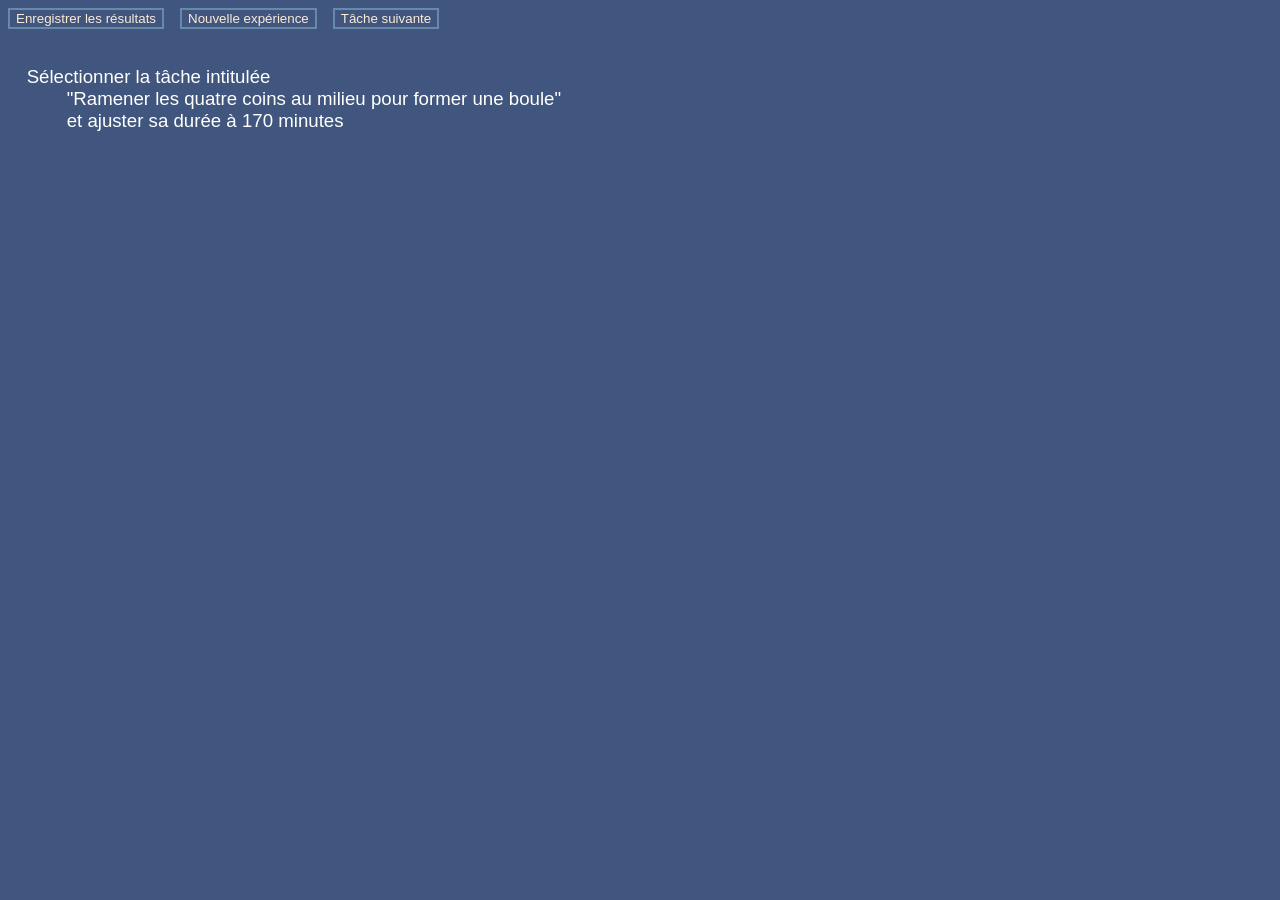
<file: iconique-main/ProtoUserTest/index.htm>
<!doctype html>
<html>

<head>
  <meta charset="UTF-8">

  <style>
    body {
      font-family: calibri, sans-serif;
      background: #41567E;
      color: #FFFFFE;
    }

    #msg {
      padding: 1em;
      font-size: 14pt;
    }

    #controls {
      display: flex;
      gap: 1em;
    }

    button {
      border: 2px solid #6789ac;
      background: #41567E;
      color: antiquewhite;
      cursor: pointer;
    }
  </style>
  <title>Todo Exp</title>
</head>

<body>
  <div id="main">
    <div id="controls"></div>
    <div id="msg"></div>
  </div>


  <script type="text/javascript" src="data/todo.js"></script>
  <script type="text/javascript" src="js/Test.js"></script>
  <script type="text/javascript">
    window.onload = function () {
      const viewer = new Viewer();
    };
  </script>


</body>

</html>
</file>
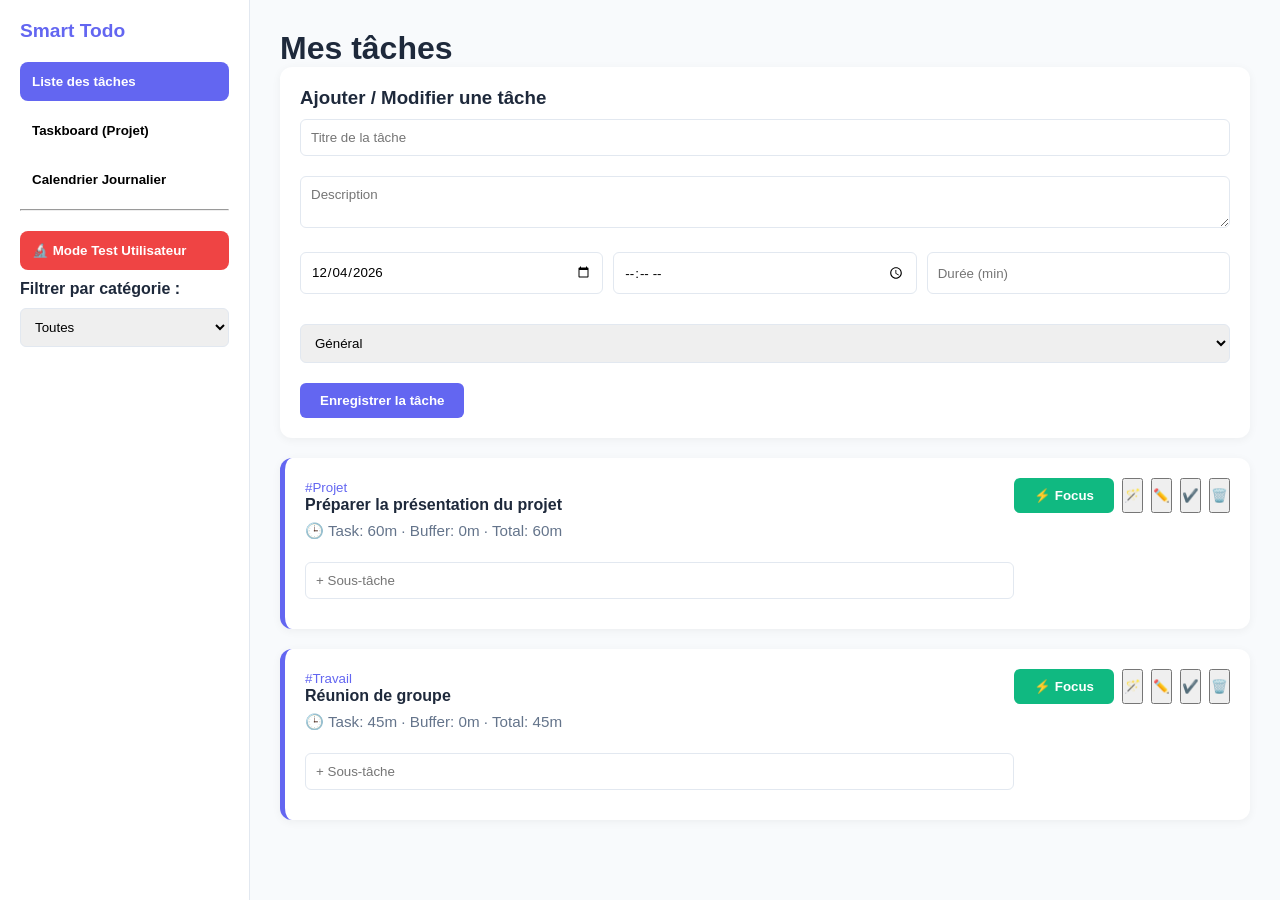
<file: iconique-main/version_A_final/index.html>
<!doctype html>
<html lang="fr">
  <head>
    <meta charset="UTF-8" />
    <meta name="viewport" content="width=device-width, initial-scale=1.0" />
    <title>Focus Planner - Prototype A (Étude Utilisateur)</title>
    <link rel="stylesheet" href="style.css" />
    <script src="data.js"></script>
  </head>
  <body>
    <aside class="sidebar">
      <h2>Smart Todo</h2>
      <button
        class="nav-btn active"
        id="btn-list"
        onclick="showView('task-list')"
      >
        Liste des tâches
      </button>
      <button class="nav-btn" id="btn-board" onclick="showView('task-board')">
        Taskboard (Projet)
      </button>
      <button class="nav-btn" id="btn-cal" onclick="showView('calendar-view')">
        Calendrier Journalier
      </button>
      <hr />
      <button class="nav-btn" style="background:#ef4444; color:white; margin-top:20px;" onclick="document.getElementById('user-test-panel').style.display='block'">
        🔬 Mode Test Utilisateur
      </button>
      <br />
      <div id="category-filter">
        <p><strong>Filtrer par catégorie :</strong></p>
        <select id="filter-cat" onchange="renderAll()">
          <option value="all">Toutes</option>
        </select>
      </div>
    </aside>

    <main class="main-content">
      <div id="task-list" class="view active">
        <h1>Mes tâches</h1>
        <div class="card">
          <h3>Ajouter / Modifier une tâche</h3>
          <input type="hidden" id="task-id" />
          <input type="text" id="task-title" placeholder="Titre de la tâche" />
          <textarea id="task-desc" placeholder="Description"></textarea>
          <div class="form-row">
            <input type="date" id="task-date" />
            <input type="time" id="task-start" />
            <input
              type="number"
              id="task-duration"
              placeholder="Durée (min)"
              min="15"
            />
          </div>
          <div class="category-group">
            <select
              id="task-cat-select"
              onchange="checkNewCategory(this.value)"
            >
              <option value="Général">Général</option>
              <option value="NEW">+ Nouvelle catégorie...</option>
            </select>
            <input
              type="text"
              id="task-cat-new"
              placeholder="Nom de la nouvelle catégorie"
              style="display: none"
            />
          </div>
          <button class="btn" onclick="saveTask()">Enregistrer la tâche</button>
        </div>
        <div id="list-container"></div>
      </div>
      <div id="calendar-view" class="view">
        <div class="calendar-header">
          <h1>Planning du jour</h1>
          <input type="date" id="calendar-date-picker" onchange="renderAll()" />
        </div>
        <div class="calendar-container" id="calendar-grid"></div>
      </div>

      <div id="task-board" class="view">
        <h1>Taskboard - Projet de groupe</h1>
        <div class="board-columns">
          <div class="board-column" id="col-todo">
            <h3>À faire</h3>
            <div class="col-content"></div>
          </div>
          <div class="board-column" id="col-inprog">
            <h3>En cours</h3>
            <div class="col-content"></div>
          </div>
          <div class="board-column" id="col-done">
            <h3>Terminé</h3>
            <div class="col-content"></div>
          </div>
        </div>
      </div>

    </main>

    <!-- Panneau Test Utilisateur -->
    <div id="user-test-panel" style="display:none;" class="test-panel">
      <div class="test-panel-header">
        <h3>🔬 Étude Utilisateur</h3>
        <button onclick="document.getElementById('user-test-panel').style.display='none'">X</button>
      </div>
      <div class="test-panel-body">
        <label>Participant ID:</label>
        <input type="text" id="test-participant" placeholder="Ex: P01">
        <label>Scénario:</label>
        <select id="test-scenario">
          <option value="Scenario 1">Scénario 1 (Création & Calendrier)</option>
          <option value="Scenario 2">Scénario 2 (Taskboard & Focus)</option>
        </select>
        <button class="btn" style="width:100%" onclick="startTest()">Démarrer Test</button>
        
        <div id="test-active-view" style="display:none; margin-top:15px; border-top:1px solid #ccc; padding-top:15px;">
            <p><strong>Chronomètre:</strong> <span id="test-timer">00:00</span></p>
            <p><strong>Clics:</strong> <span id="test-clicks">0</span></p>
            <button class="btn" onclick="addTestStep()">✔️ Marquer étape réussie</button>
            <button class="btn" style="background:#f59e0b" onclick="addTestError()">⚠️ Ajouter erreur</button>
            <textarea id="test-comment" placeholder="Commentaire observateur..."></textarea>
            <button class="btn" style="background:#ef4444" onclick="endTest(true)">🏁 Terminer (Succès)</button>
            <button class="btn" style="background:#475569" onclick="endTest(false)">❌ Terminer (Échec)</button>
        </div>
        <div style="margin-top:20px; font-size:0.8rem; color:#666;">
          <p>Scénario 1 : Créer tâche > Calendrier > Modifier durée.</p>
          <p>Scénario 2 : Taskboard > t1 générer sous-tâches > t2 ajouter prépa > t1 mode focus (simulé).</p>
        </div>
      </div>
    </div>

    <div id="focus-overlay">
      <div id="focus-curtain"></div>
      <div id="focus-handle"><span>⟷</span></div>
      <div id="focus-content">
        <h2 id="focus-task-title">Tâche en cours</h2>
        <div id="timer-display">00:00</div>
        
        <label style="color:white; display:block; margin: 10px 0;"><input type="checkbox" id="simModeCheckbox"> Mode Simulation (30 min => 30 sec)</label>

        <button
          class="btn"
          onclick="closeFocus()"
          style="z-index: 1001; position: relative"
        >
          Valider et Terminer
        </button>
      </div>
    </div>

    <script src="script.js"></script>
  </body>
</html>
</file>
<file: iconique-main/version_A_final/style.css>
:root {
  --primary: #6366f1;
  --bg: #f8fafc;
  --text: #1e293b;
  --border: #e2e8f0;
}

* {
  margin: 0;
  padding: 0;
  box-sizing: border-box;
  font-family: "Segoe UI", sans-serif;
}

body {
  background: var(--bg);
  color: var(--text);
  display: flex;
  height: 100vh;
}

/* Sidebar */
.sidebar {
  width: 250px;
  background: white;
  border-right: 1px solid var(--border);
  padding: 20px;
  flex-shrink: 0;
}
.sidebar h2 {
  margin-bottom: 20px;
  font-size: 1.2rem;
  color: var(--primary);
}
.nav-btn {
  width: 100%;
  padding: 12px;
  margin-bottom: 10px;
  border: none;
  border-radius: 8px;
  cursor: pointer;
  text-align: left;
  background: none;
  font-weight: bold;
  transition: 0.3s;
}
.nav-btn.active {
  background: var(--primary);
  color: white;
}
.nav-btn:hover:not(.active) {
  background: #f0f0f0;
}

/* Main Content */
.main-content {
  flex: 1;
  padding: 30px;
  overflow-y: auto;
}
.view {
  display: none;
}
.view.active {
  display: block;
}

/* Cards & Inputs */
.card {
  background: white;
  padding: 20px;
  border-radius: 12px;
  box-shadow: 0 2px 10px rgba(0, 0, 0, 0.05);
  margin-bottom: 20px;
}
.form-row {
  display: flex;
  gap: 10px;
}
input,
select,
textarea {
  width: 100%;
  padding: 10px;
  margin: 10px 0;
  border: 1px solid var(--border);
  border-radius: 6px;
}
.btn {
  background: var(--primary);
  color: white;
  border: none;
  padding: 10px 20px;
  border-radius: 6px;
  cursor: pointer;
  font-weight: bold;
}

/* Tâches */
.task-item {
  border-left: 5px solid var(--primary);
  display: flex;
  justify-content: space-between;
  align-items: flex-start;
}
.task-main {
  flex: 1;
  min-width: 0;
}
.task-actions {
  display: flex;
  gap: 8px;
  align-self: flex-start;
}
.done {
  opacity: 0.5;
  text-decoration: line-through;
}
.subtask-item {
  margin: 5px 0;
  font-size: 0.9rem;
}
.subtask-row {
  display: grid;
  grid-template-columns: auto 1fr auto;
  align-items: center;
  gap: 8px;
  margin: 5px 0;
}
.subtask-check {
  width: auto;
  margin: 0;
}
.subtask-text {
  min-width: 0;
}
.subtask-delete {
  border: none;
  background: none;
  cursor: pointer;
  color: #94a3b8;
  padding: 0;
}
.buffer-box {
  margin: 12px 0;
  padding: 14px;
  border: 1px solid var(--border);
  border-radius: 12px;
}
.buffer-toggle {
  background: none;
  border: none;
  padding: 0;
  cursor: pointer;
  color: #64748b;
  margin: 8px 0 12px;
  font-size: 0.95rem;
}
.buffer-toggle.open {
  margin-top: 0;
}
.buffer-summary {
  color: #64748b;
  margin-bottom: 12px;
}
.buffer-grid {
  display: flex;
  gap: 16px;
}
.buffer-grid > div {
  flex: 1;
}
.buffer-grid label {
  display: block;
  margin-bottom: 6px;
  font-weight: 600;
}
.buffer-quick-title {
  margin: 6px 0 10px;
  font-weight: 600;
}
.buffer-quick {
  display: flex;
  gap: 10px;
  flex-wrap: wrap;
}
.buffer-quick button {
  background: white;
  border: 1px solid var(--border);
  border-radius: 12px;
  padding: 10px 14px;
  cursor: pointer;
}

/* Calendrier */
.calendar-header {
  display: flex;
  justify-content: space-between;
  align-items: center;
  margin-bottom: 20px;
}
.calendar-container {
  position: relative;
  height: 1200px;
  background: white;
  border: 1px solid var(--border);
  border-radius: 8px;
}
.hour-row {
  height: 50px;
  border-bottom: 1px solid #f1f5f9;
  padding-left: 10px;
  font-size: 0.75rem;
  color: #94a3b8;
}

.task-rect {
  position: absolute;
  background: #eef2ff;
  border: 2px solid var(--primary);
  border-radius: 8px;
  color: var(--primary);
  padding: 8px;
  font-size: 0.8rem;
  cursor: move;
  overflow: hidden;
  z-index: 10;
}
.resizer {
  position: absolute;
  bottom: 0;
  left: 0;
  right: 0;
  height: 8px;
  cursor: ns-resize;
  background: rgba(99, 102, 241, 0.1);
}

/* Focus Overlay */
#focus-overlay {
  position: fixed;
  inset: 0;
  background: #0f172a;
  color: white;
  display: none;
  flex-direction: column;
  align-items: center;
  justify-content: center;
  z-index: 1000;
}
#timer-display {
  font-size: 10rem;
  font-weight: 800;
  font-variant-numeric: tabular-nums;
}

/* Gestion des catégories */
.category-group {
  margin: 10px 0;
}

/* Focus Mode avec Rideau */
#focus-overlay {
  position: fixed;
  inset: 0;
  background: #f0f0f0; /* Fond clair */
  display: none;
  flex-direction: column;
  align-items: center;
  justify-content: center;
  z-index: 1000;
  overflow: hidden;
}

#focus-content {
  z-index: 1005;
  text-align: center;
  pointer-events: auto; /* <--- IMPORTANT pour que le bouton soit cliquable */
}
#focus-content h2,
#focus-content #timer-display {
  color: #1e293b;
  text-shadow: 0 0 10px rgba(255, 255, 255, 0.5);
}

#focus-curtain {
  position: absolute;
  top: 0;
  left: 0;
  width: 100%;
  height: 0%; /* Augmente avec le temps */
  background: #6366f1;
  transition: background-color 0.5s ease;
  z-index: 1000;
}

#focus-handle {
  position: absolute;
  top: 0;
  left: 0;
  width: 100%;
  height: 40px;
  background: rgba(0, 0, 0, 0.1);
  border-top: 2px solid rgba(255, 255, 255, 0.5);
  cursor: ns-resize;
  z-index: 1010;
  display: flex;
  align-items: center;
  justify-content: center;
  color: white;
}

@media (max-width: 720px) {
  .buffer-grid {
    flex-direction: column;
    gap: 10px;
  }
}

/* User Test Panel */
.test-panel {
  position: fixed;
  bottom: 20px;
  right: 20px;
  width: 350px;
  background: white;
  border: 2px solid #ef4444;
  border-radius: 12px;
  box-shadow: 0 4px 15px rgba(0,0,0,0.2);
  padding: 15px;
  z-index: 9999;
}
.test-panel-header {
  display: flex;
  justify-content: space-between;
  align-items: center;
  color: #ef4444;
  margin-bottom: 15px;
}
.test-panel-header button {
  background: none; border: none; color: #666; cursor:pointer; font-weight: bold;
}
.test-panel-body label { display: block; margin-top: 10px; font-weight: bold; font-size: 0.9rem; }
.test-panel-body input, .test-panel-body select, .test-panel-body textarea {
  width: 100%; padding: 8px; margin-top: 5px; border-radius: 4px; border: 1px solid var(--border);
}

/* Taskboard */
.board-columns {
  display: flex;
  gap: 20px;
  margin-top: 20px;
}
.board-column {
  flex: 1;
  background: #f1f5f9;
  border-radius: 8px;
  padding: 15px;
  min-height: 400px;
}
.board-column h3 {
  text-align: center;
  margin-bottom: 15px;
  color: var(--primary);
}
.board-task {
  background: white;
  padding: 15px;
  border-radius: 6px;
  box-shadow: 0 2px 4px rgba(0,0,0,0.05);
  margin-bottom: 10px;
  cursor: pointer;
  border-left: 5px solid var(--primary);
}
.board-task:hover {
  transform: translateY(-2px);
  box-shadow: 0 4px 8px rgba(0,0,0,0.1);
}
</file>
